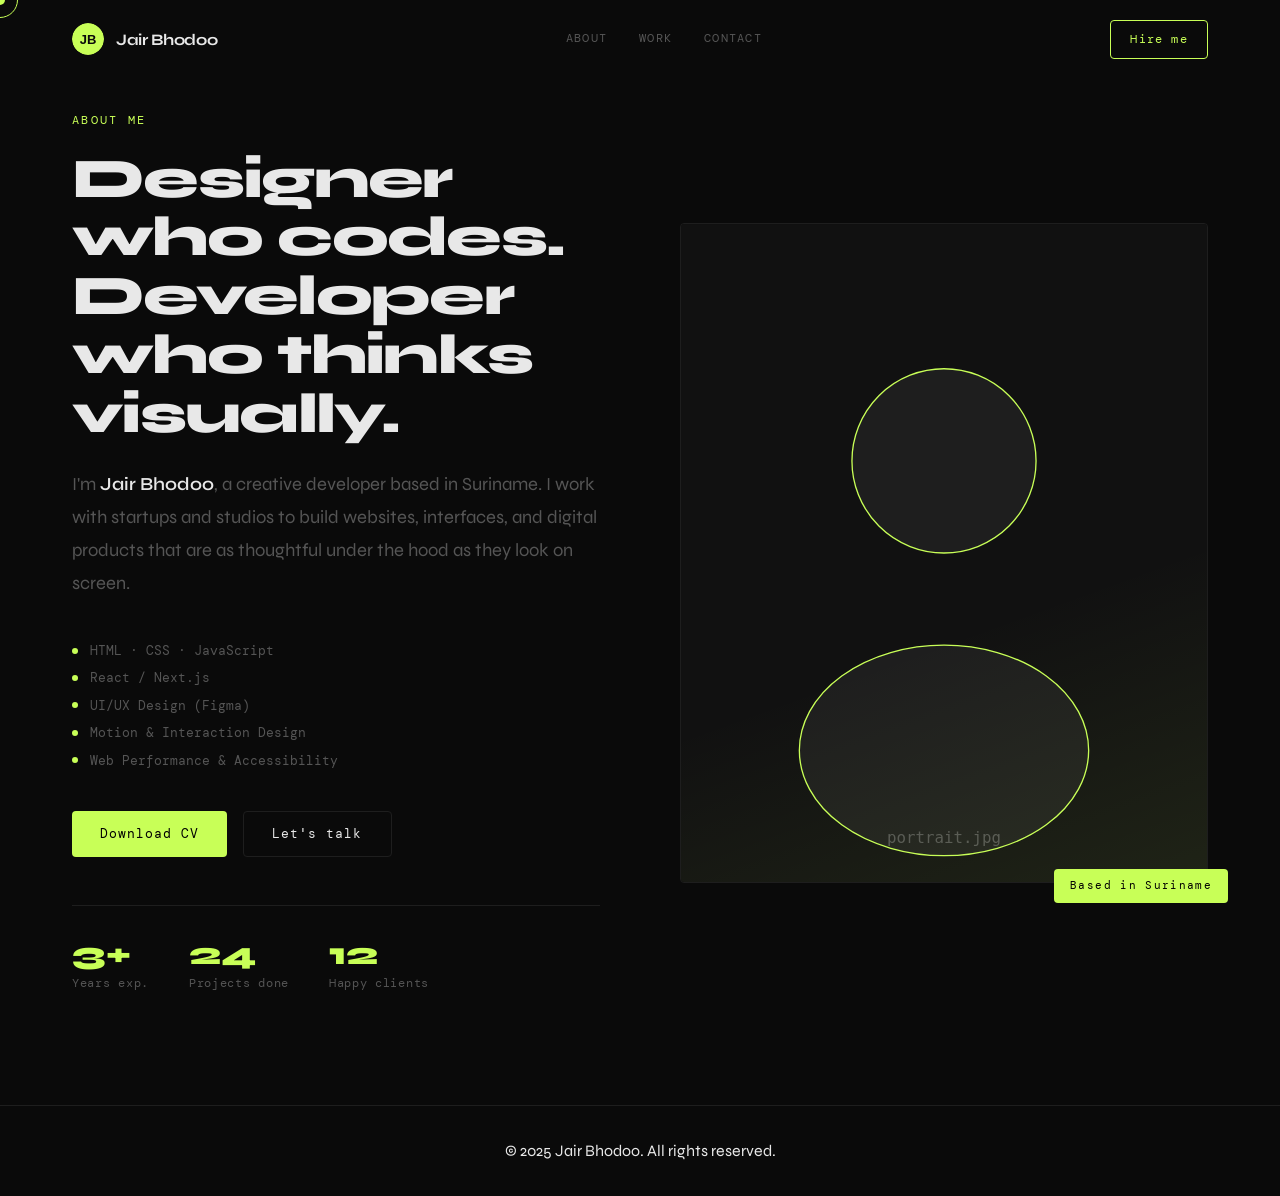
<file: about.html>
<!DOCTYPE html>
<html lang="en">
<head>
  <meta charset="UTF-8" />
  <meta name="viewport" content="width=device-width, initial-scale=1.0" />
  <meta name="description" content="Jair Bhodoo — About" />
  <title>About — Jair Bhodoo</title>

  <link rel="stylesheet" href="css/main.css" />
  <link rel="stylesheet" href="css/nav.css" />
  <link rel="stylesheet" href="css/about.css" />
</head>
<body>

  <!-- ─── Custom Cursor ─── -->
  <div id="cursor"></div>
  <div id="cursorRing"></div>

  <!-- ════════════════════════════════════════════
       NAVIGATION
  ════════════════════════════════════════════ -->
  <header>
    <div class="container nav-inner">
      <a href="index.html" class="nav-logo">
        <img src="img/logo.svg" alt="Jair Bhodoo logo" />
        Jair Bhodoo
      </a>

      <nav class="nav-links" id="navLinks">
        <a href="about.html" class="active">About</a>
        <a href="work.html">Work</a>
        <a href="contact.html">Contact</a>
      </nav>

      <a href="contact.html" class="nav-cta">Hire me</a>

      <button class="nav-toggle" id="navToggle" aria-label="Toggle menu">
        <span></span><span></span><span></span>
      </button>
    </div>
  </header>

  <!-- ════════════════════════════════════════════
       ABOUT
  ════════════════════════════════════════════ -->
  <section id="about" class="section">
    <div class="container">
      <div class="about-grid">

        <!-- Text -->
        <div class="about-text">
          <p class="section-label reveal">About me</p>
          <h2 class="section-title reveal">
            Designer who codes.<br />Developer who thinks visually.
          </h2>

          <p class="about-intro reveal">
            I'm <strong>Jair Bhodoo</strong>, a creative developer based in
            Suriname. I work with startups and studios to build websites,
            interfaces, and digital products that are as thoughtful
            under the hood as they look on screen.
          </p>

          <ul class="skills-list reveal">
            <li class="skill-item">HTML · CSS · JavaScript</li>
            <li class="skill-item">React / Next.js</li>
            <li class="skill-item">UI/UX Design (Figma)</li>
            <li class="skill-item">Motion &amp; Interaction Design</li>
            <li class="skill-item">Web Performance &amp; Accessibility</li>
          </ul>

          <div class="about-actions reveal">
            <a href="cv-jair-bhodoo.pdf" class="btn btn-primary" download>Download CV</a>
            <a href="contact.html" class="btn btn-ghost">Let's talk</a>
          </div>

          <div class="about-stats reveal">
            <div class="stat-item">
              <div class="stat-num">3+</div>
              <div class="stat-label">Years exp.</div>
            </div>
            <div class="stat-item">
              <div class="stat-num">24</div>
              <div class="stat-label">Projects done</div>
            </div>
            <div class="stat-item">
              <div class="stat-num">12</div>
              <div class="stat-label">Happy clients</div>
            </div>
          </div>
        </div>

        <!-- Visual -->
        <div class="about-visual reveal">
          <div class="about-img-wrap">
            <img src="img/portrait.svg" alt="Portrait of Jair Bhodoo" loading="lazy" />
          </div>
          <span class="about-tag">Based in Suriname</span>
        </div>

      </div>
    </div>
  </section>

  <!-- Footer -->
  <footer class="contact-footer" style="padding: 2rem; text-align: center; border-top: 1px solid var(--clr-border);">
    <span class="footer-copy">© 2025 <span>Jair Bhodoo</span>. All rights reserved.</span>
  </footer>

  <script src="js/main.js"></script>
</body>
</html>
</file>
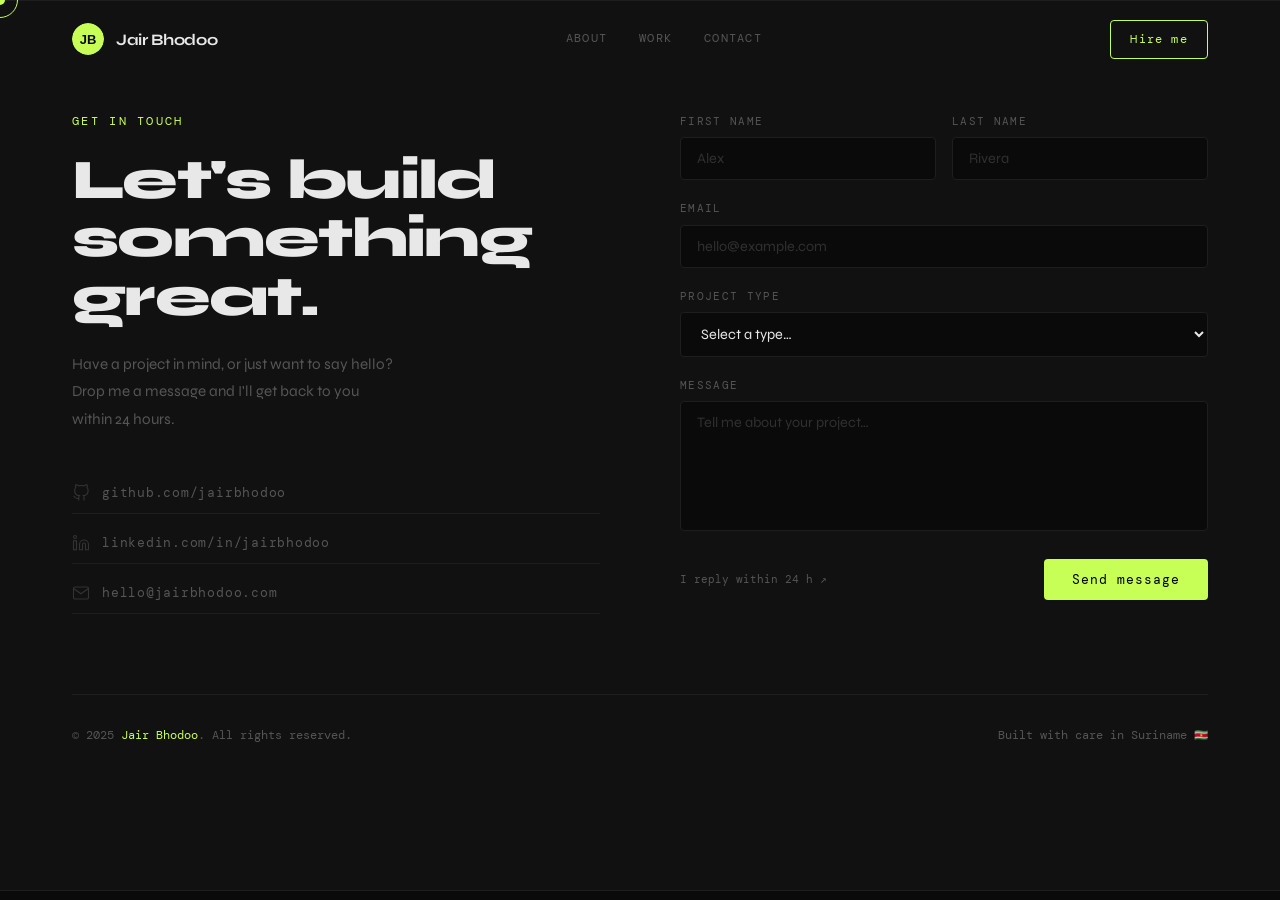
<file: contact.html>
<!DOCTYPE html>
<html lang="en">
<head>
  <meta charset="UTF-8" />
  <meta name="viewport" content="width=device-width, initial-scale=1.0" />
  <meta name="description" content="Jair Bhodoo — Contact" />
  <title>Contact — Jair Bhodoo</title>

  <link rel="stylesheet" href="css/main.css" />
  <link rel="stylesheet" href="css/nav.css" />
  <link rel="stylesheet" href="css/contact.css" />
</head>
<body>

  <!-- ─── Custom Cursor ─── -->
  <div id="cursor"></div>
  <div id="cursorRing"></div>

  <!-- ════════════════════════════════════════════
       NAVIGATION
  ════════════════════════════════════════════ -->
  <header>
    <div class="container nav-inner">
      <a href="index.html" class="nav-logo">
        <img src="img/logo.svg" alt="Jair Bhodoo logo" />
        Jair Bhodoo
      </a>

      <nav class="nav-links" id="navLinks">
        <a href="index.html#about">About</a>
        <a href="work.html">Work</a>
        <a href="contact.html" class="active">Contact</a>
      </nav>

      <a href="contact.html" class="nav-cta">Hire me</a>

      <button class="nav-toggle" id="navToggle" aria-label="Toggle menu">
        <span></span><span></span><span></span>
      </button>
    </div>
  </header>

  <!-- ════════════════════════════════════════════
       CONTACT
  ════════════════════════════════════════════ -->
  <section id="contact" class="section">
    <div class="container">
      <div class="contact-inner">

        <!-- Left -->
        <div class="contact-heading">
          <p class="section-label reveal">Get in touch</p>
          <h2 class="section-title reveal">
            Let's build<br />something great.
          </h2>
          <p class="contact-sub reveal">
            Have a project in mind, or just want to say hello?
            Drop me a message and I'll get back to you within 24 hours.
          </p>

          <ul class="contact-socials reveal">
            <li>
              <a href="https://github.com/jairbhodoo" class="social-link" target="_blank" rel="noopener">
                <svg class="social-icon" viewBox="0 0 24 24" fill="none" stroke="currentColor" stroke-width="1.5"><path d="M9 19c-5 1.5-5-2.5-7-3m14 6v-3.87a3.37 3.37 0 0 0-.94-2.61c3.14-.35 6.44-1.54 6.44-7A5.44 5.44 0 0 0 20 4.77 5.07 5.07 0 0 0 19.91 1S18.73.65 16 2.48a13.38 13.38 0 0 0-7 0C6.27.65 5.09 1 5.09 1A5.07 5.07 0 0 0 5 4.77a5.44 5.44 0 0 0-1.5 3.78c0 5.42 3.3 6.61 6.44 7A3.37 3.37 0 0 0 9 18.13V22"/></svg>
                github.com/jairbhodoo
              </a>
            </li>
            <li>
              <a href="https://linkedin.com/in/jairbhodoo" class="social-link" target="_blank" rel="noopener">
                <svg class="social-icon" viewBox="0 0 24 24" fill="none" stroke="currentColor" stroke-width="1.5"><path d="M16 8a6 6 0 0 1 6 6v7h-4v-7a2 2 0 0 0-2-2 2 2 0 0 0-2 2v7h-4v-7a6 6 0 0 1 6-6z"/><rect x="2" y="9" width="4" height="12"/><circle cx="4" cy="4" r="2"/></svg>
                linkedin.com/in/jairbhodoo
              </a>
            </li>
            <li>
              <a href="mailto:hello@jairbhodoo.com" class="social-link">
                <svg class="social-icon" viewBox="0 0 24 24" fill="none" stroke="currentColor" stroke-width="1.5"><path d="M4 4h16c1.1 0 2 .9 2 2v12c0 1.1-.9 2-2 2H4c-1.1 0-2-.9-2-2V6c0-1.1.9-2 2-2z"/><polyline points="22,6 12,13 2,6"/></svg>
                hello@jairbhodoo.com
              </a>
            </li>
          </ul>
        </div>

        <!-- Right: Form -->
        <div class="reveal">
          <form class="contact-form" id="contactForm" novalidate>
            <div class="form-row">
              <div class="form-group">
                <label for="fname">First name</label>
                <input type="text" id="fname" name="fname" placeholder="Alex" required />
              </div>
              <div class="form-group">
                <label for="lname">Last name</label>
                <input type="text" id="lname" name="lname" placeholder="Rivera" required />
              </div>
            </div>

            <div class="form-group">
              <label for="email">Email</label>
              <input type="email" id="email" name="email" placeholder="hello@example.com" required />
            </div>

            <div class="form-group">
              <label for="project">Project type</label>
              <select id="project" name="project">
                <option value="" disabled selected>Select a type…</option>
                <option value="website">Website / Landing Page</option>
                <option value="webapp">Web Application</option>
                <option value="branding">Branding &amp; Design</option>
                <option value="other">Other</option>
              </select>
            </div>

            <div class="form-group">
              <label for="message">Message</label>
              <textarea id="message" name="message" placeholder="Tell me about your project…" required></textarea>
            </div>

            <div class="form-submit">
              <span class="form-note">I reply within 24 h ↗</span>
              <button type="submit" class="btn btn-primary">Send message</button>
            </div>
          </form>

          <div class="form-success" id="formSuccess">
            ✓ Message sent — I'll be in touch soon!
          </div>
        </div>

      </div>

      <!-- Footer -->
      <footer class="contact-footer">
        <span class="footer-copy">© 2025 <span>Jair Bhodoo</span>. All rights reserved.</span>
        <span>Built with care in Suriname 🇸🇷</span>
      </footer>
    </div>
  </section>

  <script src="js/main.js"></script>
</body>
</html>
</file>
<file: css/main.css>
/* ─── main.css — base reset, variables, typography ─── */

@import url('https://fonts.googleapis.com/css2?family=Syne:wght@400;600;700;800&family=DM+Mono:ital,wght@0,300;0,400;1,300&display=swap');

/* ─── CSS Variables ─────────────────────────────────── */
:root {
  --clr-bg:        #0a0a0a;
  --clr-surface:   #111111;
  --clr-border:    #1e1e1e;
  --clr-accent:    #c8ff57;
  --clr-accent2:   #ff5757;
  --clr-text:      #e8e8e8;
  --clr-muted:     #555;

  --font-display:  'Syne', sans-serif;
  --font-mono:     'DM Mono', monospace;

  --radius:        4px;
  --transition:    0.3s cubic-bezier(0.4, 0, 0.2, 1);
  --max-w:         1200px;
}

/* ─── Reset ─────────────────────────────────────────── */
*, *::before, *::after { box-sizing: border-box; margin: 0; padding: 0; }

html { scroll-behavior: smooth; font-size: 16px; }

body {
  background-color: var(--clr-bg);
  color: var(--clr-text);
  font-family: var(--font-display);
  line-height: 1.6;
  cursor: none;
  overflow-x: hidden;
}

a {
  color: inherit;
  text-decoration: none;
  transition: color var(--transition);
}

img, svg { display: block; max-width: 100%; }

ul { list-style: none; }

/* ─── Custom Cursor ──────────────────────────────────── */
#cursor {
  position: fixed;
  width: 10px; height: 10px;
  background: var(--clr-accent);
  border-radius: 50%;
  pointer-events: none;
  z-index: 9999;
  transform: translate(-50%, -50%);
  transition: width 0.2s, height 0.2s;
}

#cursorRing {
  position: fixed;
  width: 36px; height: 36px;
  border: 1.5px solid var(--clr-accent);
  border-radius: 50%;
  pointer-events: none;
  z-index: 9998;
  transform: translate(-50%, -50%);
  transition: width 0.2s, height 0.2s, border-color 0.2s;
}

/* ─── Scroll Reveal ──────────────────────────────────── */
.reveal {
  opacity: 0;
  transform: translateY(28px);
  transition: opacity 0.6s ease, transform 0.6s ease;
}
.reveal.visible {
  opacity: 1;
  transform: none;
}

/* ─── Layout Utilities ───────────────────────────────── */
.container {
  width: 100%;
  max-width: var(--max-w);
  margin: 0 auto;
  padding: 0 2rem;
}

.section {
  padding: 7rem 0;
}

.section-label {
  font-family: var(--font-mono);
  font-size: 0.72rem;
  letter-spacing: 0.2em;
  text-transform: uppercase;
  color: var(--clr-accent);
  margin-bottom: 1.2rem;
}

.section-title {
  font-size: clamp(2rem, 5vw, 3.5rem);
  font-weight: 800;
  line-height: 1.05;
  letter-spacing: -0.03em;
}

/* ─── Buttons ────────────────────────────────────────── */
.btn {
  display: inline-flex;
  align-items: center;
  gap: 0.5rem;
  padding: 0.75rem 1.75rem;
  font-family: var(--font-mono);
  font-size: 0.8rem;
  letter-spacing: 0.08em;
  border-radius: var(--radius);
  border: none;
  cursor: none;
  transition: background var(--transition), color var(--transition), transform var(--transition);
}

.btn-primary {
  background: var(--clr-accent);
  color: #000;
}
.btn-primary:hover {
  background: #d9ff70;
  transform: translateY(-2px);
}

.btn-ghost {
  background: transparent;
  color: var(--clr-text);
  border: 1px solid var(--clr-border);
}
.btn-ghost:hover {
  border-color: var(--clr-accent);
  color: var(--clr-accent);
  transform: translateY(-2px);
}

/* ─── Divider ────────────────────────────────────────── */
.divider {
  height: 1px;
  background: var(--clr-border);
  margin: 0;
}

/* ─── Responsive ─────────────────────────────────────── */
@media (max-width: 768px) {
  .container { padding: 0 1.25rem; }
  .section   { padding: 4rem 0; }
}
</file>
<file: css/nav.css>
/* ─── nav.css — Header / Navigation styles ─── */

/* ─── Header ─────────────────────────────────── */
header {
  position: fixed;
  top: 0; left: 0; right: 0;
  z-index: 100;
  padding: 1.25rem 0;
  transition: background var(--transition), border-color var(--transition);
}

header.scrolled {
  background: rgba(10,10,10,0.85);
  backdrop-filter: blur(16px);
  -webkit-backdrop-filter: blur(16px);
  border-bottom: 1px solid var(--clr-border);
}

header .nav-inner {
  display: flex;
  align-items: center;
  justify-content: space-between;
}

/* ─── Logo ────────────────────────────────────── */
.nav-logo {
  display: flex;
  align-items: center;
  gap: 0.75rem;
  font-weight: 700;
  font-size: 1rem;
  letter-spacing: -0.02em;
  transition: opacity var(--transition);
}

.nav-logo img {
  width: 32px;
  height: 32px;
  border-radius: 50%;
  object-fit: cover;
}

.nav-logo:hover {
  opacity: 0.75;
}

/* ─── Nav Links ───────────────────────────────── */
.nav-links {
  display: flex;
  align-items: center;
  gap: 2rem;
}

.nav-links a {
  font-family: var(--font-mono);
  font-size: 0.78rem;
  letter-spacing: 0.1em;
  text-transform: uppercase;
  color: var(--clr-muted);
  position: relative;
  transition: color var(--transition);
}

.nav-links a::after {
  content: '';
  position: absolute;
  left: 0; bottom: -3px;
  width: 0; height: 1px;
  background: var(--clr-accent);
  transition: width var(--transition);
}

.nav-links a:hover,
.nav-links a.active {
  color: var(--clr-text);
}

.nav-links a:hover::after,
.nav-links a.active::after {
  width: 100%;
}

/* ─── Nav CTA ─────────────────────────────────── */
.nav-cta {
  font-family: var(--font-mono);
  font-size: 0.75rem;
  letter-spacing: 0.1em;
  padding: 0.55rem 1.2rem;
  border: 1px solid var(--clr-accent);
  border-radius: var(--radius);
  color: var(--clr-accent);
  transition: background var(--transition), color var(--transition);
}

.nav-cta:hover {
  background: var(--clr-accent);
  color: #000;
}

/* ─── Mobile Hamburger ────────────────────────── */
.nav-toggle {
  display: none;
  flex-direction: column;
  gap: 5px;
  background: none;
  border: none;
  cursor: none;
  padding: 4px;
}

.nav-toggle span {
  display: block;
  width: 24px;
  height: 1.5px;
  background: var(--clr-text);
  transition: transform 0.3s ease, opacity 0.3s ease;
}

.nav-toggle.open span:nth-child(1) {
  transform: translateY(6.5px) rotate(45deg);
}
.nav-toggle.open span:nth-child(2) {
  opacity: 0;
}
.nav-toggle.open span:nth-child(3) {
  transform: translateY(-6.5px) rotate(-45deg);
}

/* ─── Mobile Menu ─────────────────────────────── */
@media (max-width: 768px) {
  .nav-toggle { display: flex; }
  .nav-links {
    display: none;
    position: absolute;
    top: 100%; left: 0; right: 0;
    flex-direction: column;
    gap: 0;
    background: var(--clr-surface);
    border-top: 1px solid var(--clr-border);
    border-bottom: 1px solid var(--clr-border);
    padding: 1.5rem 2rem;
  }
  .nav-links.open { display: flex; }
  .nav-links a { padding: 0.75rem 0; font-size: 0.85rem; }
  .nav-cta { display: none; }
}
</file>
<file: css/about.css>
/* ─── about.css — About / Bio section styles ─── */

/* ─── Layout ─────────────────────────────────── */
#about .about-grid {
  display: grid;
  grid-template-columns: 1fr 1fr;
  gap: 5rem;
  align-items: center;
}

/* ─── Text Side ──────────────────────────────── */
.about-text .about-intro {
  font-size: clamp(1rem, 2vw, 1.15rem);
  color: var(--clr-muted);
  line-height: 1.8;
  margin-top: 1.5rem;
}

.about-text .about-intro strong {
  color: var(--clr-text);
  font-weight: 600;
}

.about-actions {
  display: flex;
  flex-wrap: wrap;
  gap: 1rem;
  margin-top: 2.5rem;
}

/* ─── Skills List ────────────────────────────── */
.skills-list {
  margin-top: 2.5rem;
  display: flex;
  flex-direction: column;
  gap: 0.4rem;
}

.skill-item {
  display: flex;
  align-items: center;
  gap: 0.75rem;
  font-family: var(--font-mono);
  font-size: 0.82rem;
  color: var(--clr-muted);
  transition: color var(--transition);
}

.skill-item::before {
  content: '';
  display: inline-block;
  width: 6px;
  height: 6px;
  border-radius: 50%;
  background: var(--clr-accent);
  flex-shrink: 0;
}

.skill-item:hover {
  color: var(--clr-text);
}

/* ─── Image Side ─────────────────────────────── */
.about-visual {
  position: relative;
}

.about-img-wrap {
  position: relative;
  aspect-ratio: 4/5;
  overflow: hidden;
  border-radius: var(--radius);
  border: 1px solid var(--clr-border);
}

.about-img-wrap img {
  width: 100%;
  height: 100%;
  object-fit: cover;
  transition: transform 0.6s ease;
}

.about-img-wrap:hover img {
  transform: scale(1.04);
}

/* Decorative corner accent */
.about-img-wrap::after {
  content: '';
  position: absolute;
  inset: 0;
  background: linear-gradient(160deg, transparent 60%, rgba(200,255,87,0.08));
  pointer-events: none;
}

.about-tag {
  position: absolute;
  bottom: -1.25rem;
  right: -1.25rem;
  background: var(--clr-accent);
  color: #000;
  font-family: var(--font-mono);
  font-size: 0.7rem;
  letter-spacing: 0.12em;
  padding: 0.5rem 1rem;
  border-radius: var(--radius);
}

/* ─── Stats Row ──────────────────────────────── */
.about-stats {
  display: flex;
  gap: 2.5rem;
  margin-top: 3rem;
  padding-top: 2rem;
  border-top: 1px solid var(--clr-border);
}

.stat-item .stat-num {
  font-size: 2rem;
  font-weight: 800;
  color: var(--clr-accent);
  line-height: 1;
}

.stat-item .stat-label {
  font-family: var(--font-mono);
  font-size: 0.72rem;
  color: var(--clr-muted);
  margin-top: 0.3rem;
  letter-spacing: 0.06em;
}

/* ─── Responsive ─────────────────────────────── */
@media (max-width: 900px) {
  #about .about-grid {
    grid-template-columns: 1fr;
    gap: 3rem;
  }
  .about-visual { max-width: 400px; }
  .about-tag { right: 0; }
}
</file>
<file: css/contact.css>
/* ─── contact.css — Contact section styles ─── */

/* ─── Layout ─────────────────────────────────── */
#contact {
  background: var(--clr-surface);
  border-top: 1px solid var(--clr-border);
  border-bottom: 1px solid var(--clr-border);
}

#contact .contact-inner {
  display: grid;
  grid-template-columns: 1fr 1fr;
  gap: 5rem;
  align-items: start;
}

/* ─── Left: Heading ──────────────────────────── */
.contact-heading .section-title {
  margin-top: 0.5rem;
}

.contact-heading .contact-sub {
  margin-top: 1.5rem;
  font-size: 0.95rem;
  color: var(--clr-muted);
  line-height: 1.8;
  max-width: 36ch;
}

/* ─── Social Links ───────────────────────────── */
.contact-socials {
  display: flex;
  flex-direction: column;
  gap: 0.6rem;
  margin-top: 2.5rem;
}

.social-link {
  display: flex;
  align-items: center;
  gap: 0.75rem;
  font-family: var(--font-mono);
  font-size: 0.8rem;
  color: var(--clr-muted);
  letter-spacing: 0.06em;
  padding: 0.6rem 0;
  border-bottom: 1px solid var(--clr-border);
  transition: color var(--transition), padding-left var(--transition);
}

.social-link:hover {
  color: var(--clr-accent);
  padding-left: 0.5rem;
}

.social-link .social-icon {
  width: 18px;
  height: 18px;
  opacity: 0.5;
  transition: opacity var(--transition);
}

.social-link:hover .social-icon {
  opacity: 1;
}

/* ─── Right: Form ────────────────────────────── */
.contact-form {
  display: flex;
  flex-direction: column;
  gap: 1.25rem;
}

.form-row {
  display: grid;
  grid-template-columns: 1fr 1fr;
  gap: 1rem;
}

.form-group {
  display: flex;
  flex-direction: column;
  gap: 0.4rem;
}

.form-group label {
  font-family: var(--font-mono);
  font-size: 0.7rem;
  letter-spacing: 0.12em;
  text-transform: uppercase;
  color: var(--clr-muted);
}

.form-group input,
.form-group textarea,
.form-group select {
  background: var(--clr-bg);
  border: 1px solid var(--clr-border);
  border-radius: var(--radius);
  color: var(--clr-text);
  font-family: var(--font-display);
  font-size: 0.9rem;
  padding: 0.75rem 1rem;
  transition: border-color var(--transition), box-shadow var(--transition);
  outline: none;
  resize: none;
}

.form-group input:focus,
.form-group textarea:focus,
.form-group select:focus {
  border-color: var(--clr-accent);
  box-shadow: 0 0 0 3px rgba(200,255,87,0.08);
}

.form-group textarea {
  min-height: 130px;
}

.form-group select option {
  background: var(--clr-surface);
}

/* Placeholder */
.form-group input::placeholder,
.form-group textarea::placeholder {
  color: var(--clr-muted);
  opacity: 0.5;
}

.form-submit {
  display: flex;
  align-items: center;
  justify-content: space-between;
  flex-wrap: wrap;
  gap: 1rem;
  padding-top: 0.5rem;
}

.form-note {
  font-family: var(--font-mono);
  font-size: 0.7rem;
  color: var(--clr-muted);
}

/* ─── Success State ───────────────────────────── */
.form-success {
  display: none;
  padding: 1.5rem;
  border: 1px solid var(--clr-accent);
  border-radius: var(--radius);
  background: rgba(200,255,87,0.04);
  font-family: var(--font-mono);
  font-size: 0.85rem;
  color: var(--clr-accent);
  text-align: center;
}

.form-success.visible {
  display: block;
}

/* ─── Footer Strip ────────────────────────────── */
.contact-footer {
  display: flex;
  align-items: center;
  justify-content: space-between;
  padding: 2rem 0;
  margin-top: 5rem;
  border-top: 1px solid var(--clr-border);
  font-family: var(--font-mono);
  font-size: 0.72rem;
  color: var(--clr-muted);
  flex-wrap: wrap;
  gap: 0.75rem;
}

.footer-copy span {
  color: var(--clr-accent);
}

/* ─── Responsive ──────────────────────────────── */
@media (max-width: 900px) {
  #contact .contact-inner {
    grid-template-columns: 1fr;
    gap: 3rem;
  }
  .form-row { grid-template-columns: 1fr; }
}
</file>
